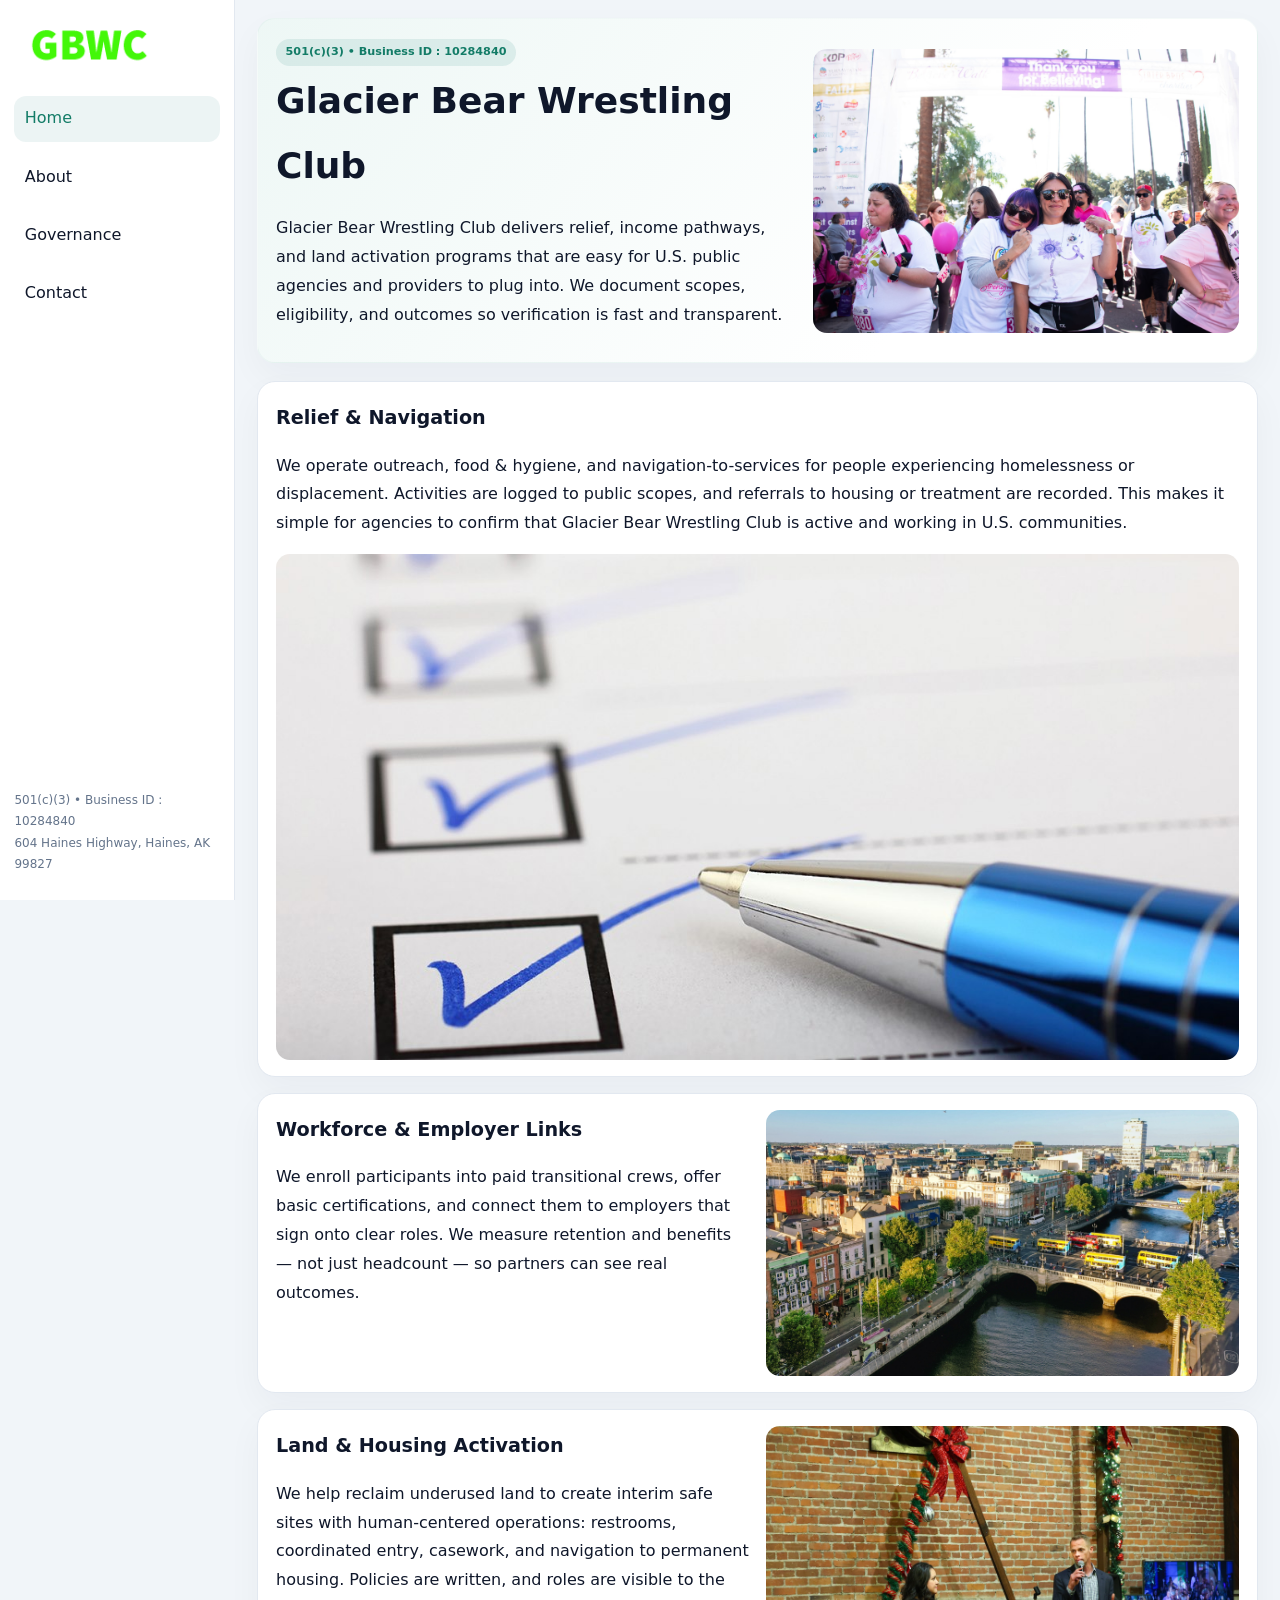
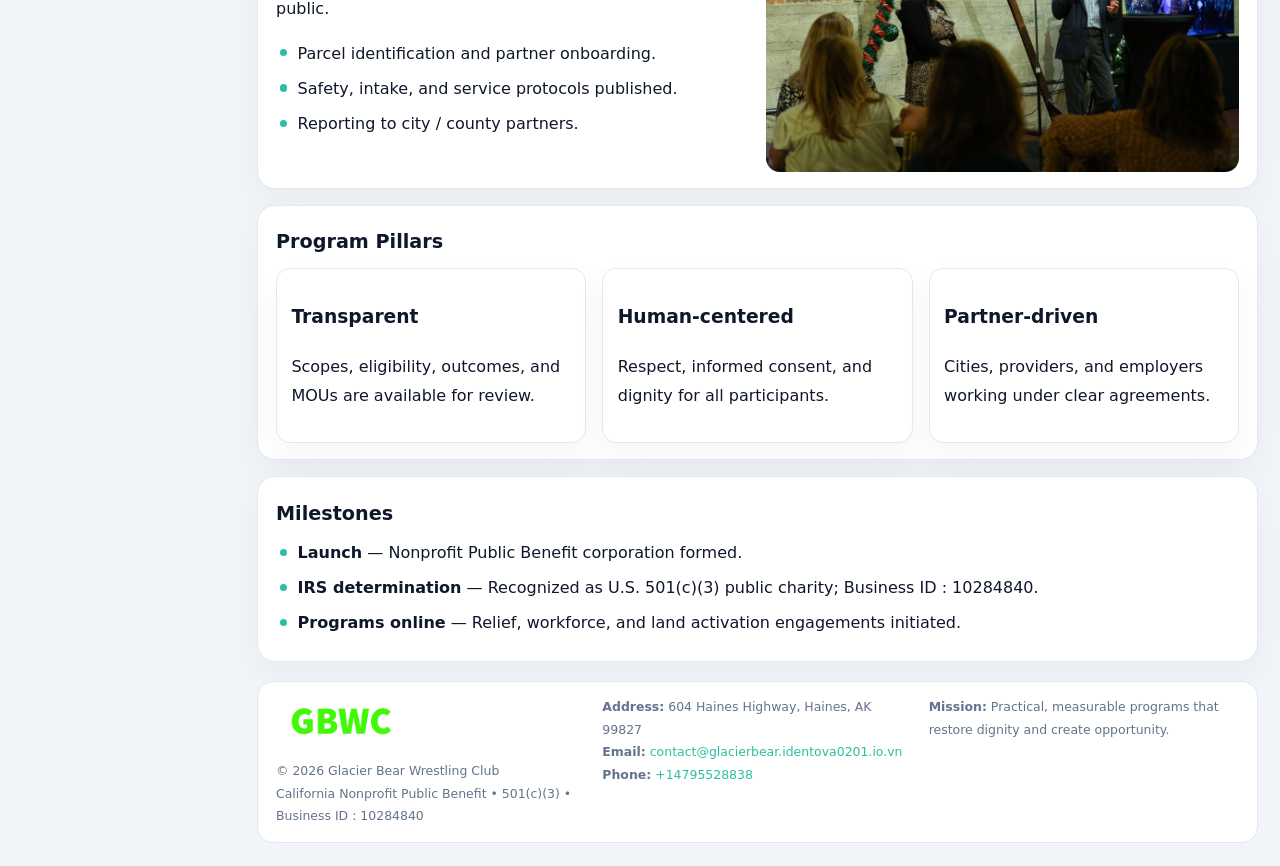
<file: index.html>
<!doctype html><html lang="en"><head>
<meta charset="utf-8">
<meta name="viewport" content="width=device-width,initial-scale=1">
<title>Glacier Bear Wrestling Club – Nonprofit • 2025</title>
<link rel="stylesheet" href="assets/styles.css">
<link rel="icon" href="images/logo.png">
<meta name="data-ein" content="10284840">
<meta name="data-name" content="Glacier Bear Wrestling Club">
<meta name="data-email" content="contact@glacierbear.identova0201.io.vn">
<meta name="data-phone" content="+14795528838">
<meta name="data-address" content="604 Haines Highway,
Haines, AK 99827">
<meta name="data-map" content="604+Haines+Highway,+Haines,+AK+99827">
  <meta name="description" content="Our nonprofit strengthens the community with programs focused on community services, education, and direct relief.">
<meta name="facebook-domain-verification" content="pt5tpr7sxkk5l0u9w3cj6kk83op0nx" />
</head><body>
<div style="position:absolute;left:-9999px;top:-9999px;opacity:0" data-uniq="{{UNIQUE_BLOB}}">
  <span>Our nonprofit strengthens the community with programs focused on community services, education, and direct relief.</span><svg width="12" height="12" viewBox="0 0 12 12" xmlns="http://www.w3.org/2000/svg"><circle cx="6" cy="6" r="5" fill="#0f766e"/></svg><img src="images/board.jpg" width="1" height="1" alt="" loading="lazy"/>
</div>

<div class="layout">
  <aside>
    <div class="cc9960d7d96"><a href="index.html"><img src="images/logo.png" alt="Glacier Bear Wrestling Club"></a></div>
    <a class="navlink active" href="index.html">Home</a>
    <a class="navlink" href="about.html">About</a>
    <a class="navlink" href="governance.html">Governance</a>
    <a class="navlink" href="contact.html">Contact</a>
    <div class="info">
      501(c)(3) • Business ID : 10284840<br>
      604 Haines Highway,
Haines, AK 99827
    </div>
  </aside>

  <main>
    <section class="cc6dd127963">
      <div>
        <span class="c87839d847c">501(c)(3) • Business ID : 10284840</span>
        <h1>Glacier Bear Wrestling Club</h1>
        <p class="c7bda438df9">Glacier Bear Wrestling Club delivers relief, income pathways, and land activation programs that are easy for U.S. public agencies and providers to plug into. We document scopes, eligibility, and outcomes so verification is fast and transparent.</p>
      </div>
      <img src="images/hero.jpg" alt="Community program">
    </section>

    <section class="section">
      <div class="block">
        <h2>Relief & Navigation</h2>
        <p>We operate outreach, food & hygiene, and navigation-to-services for people experiencing homelessness or displacement. Activities are logged to public scopes, and referrals to housing or treatment are recorded. This makes it simple for agencies to confirm that Glacier Bear Wrestling Club is active and working in U.S. communities.</p>
        <img src="images/relief.jpg" alt="Relief" style="margin-top:.8rem">
      </div>

      <div class="block two-col">
        <div>
          <h2>Workforce & Employer Links</h2>
          <p>We enroll participants into paid transitional crews, offer basic certifications, and connect them to employers that sign onto clear roles. We measure retention and benefits — not just headcount — so partners can see real outcomes.</p>
        </div>
        <div>
          <img src="images/jobs.jpg" alt="Jobs">
        </div>
      </div>

      <div class="block two-col">
        <div>
          <h2>Land & Housing Activation</h2>
          <p>We help reclaim underused land to create interim safe sites with human-centered operations: restrooms, coordinated entry, casework, and navigation to permanent housing. Policies are written, and roles are visible to the public.</p>
          <ul class="timeline">
            <li>Parcel identification and partner onboarding.</li>
            <li>Safety, intake, and service protocols published.</li>
            <li>Reporting to city / county partners.</li>
          </ul>
        </div>
        <div>
          <img src="images/land.jpg" alt="Land activation">
        </div>
      </div>

      <div class="block">
        <h2>Program Pillars</h2>
        <div class="cards">
          <article class="c72b1eebf2f">
            <h3>Transparent</h3>
            <p>Scopes, eligibility, outcomes, and MOUs are available for review.</p>
          </article>
          <article class="c72b1eebf2f">
            <h3>Human-centered</h3>
            <p>Respect, informed consent, and dignity for all participants.</p>
          </article>
          <article class="c72b1eebf2f">
            <h3>Partner-driven</h3>
            <p>Cities, providers, and employers working under clear agreements.</p>
          </article>
        </div>
      </div>

      <div class="block">
        <h2>Milestones</h2>
        <ul class="timeline">
          <li><strong>Launch</strong> — Nonprofit Public Benefit corporation formed.</li>
          <li><strong>IRS determination</strong> — Recognized as U.S. 501(c)(3) public charity; Business ID : 10284840.</li>
          <li><strong>Programs online</strong> — Relief, workforce, and land activation engagements initiated.</li>
        </ul>
      </div>
    </section>

    <footer>
      <div class="footer-grid">
        <div>
          <img src="images/logo.png" alt="" style="width:130px;margin-bottom:.35rem">
          <div class="small">© <span id="year"></span> Glacier Bear Wrestling Club</div>
          <div class="small">California Nonprofit Public Benefit • 501(c)(3) • Business ID : 10284840</div>
        </div>
        <div>
          <div class="small"><strong>Address:</strong> 604 Haines Highway,
Haines, AK 99827</div>
          <div class="small"><strong>Email:</strong> <a href="mailto:contact@glacierbear.identova0201.io.vn">contact@glacierbear.identova0201.io.vn</a></div>
          <div class="small"><strong>Phone:</strong> <a href="tel:+14795528838">+14795528838</a></div>
        </div>
        <div>
          <div class="small"><strong>Mission:</strong> Practical, measurable programs that restore dignity and create opportunity.</div>
        </div>
      </div>
    </footer>
  </main>
</div>

<script>
(function(){
  function m(n){const e=document.querySelector('meta[name="'+n+'"]');return e?e.content:'';}
  function h(s){let x=2166136261>>>0;for(let i=0;i<s.length;i++){x^=s.charCodeAt(i);x=(x*16777619)>>>0;}return x>>>0;}
  const key = h((m('data-ein')||m('data-name')||'0').replace(/\s+/g,''));
  const H = key % 360, S = 55 + (key % 20), L = 46;
  const r = document.documentElement;
  r.style.setProperty('--brand',`hsl(${H} ${S}% ${L}%)`);
  r.style.setProperty('--brand-ink',`hsl(${H} ${Math.min(95,S+10)}% ${Math.max(20,L-18)}%)`);
  r.style.setProperty('--soft',`hsl(${H} ${Math.max(35,S-25)}% 95%)`);
  const y=document.getElementById('year');if(y)y.textContent=new Date().getFullYear();
})();
</script>
</body></html>
</file>
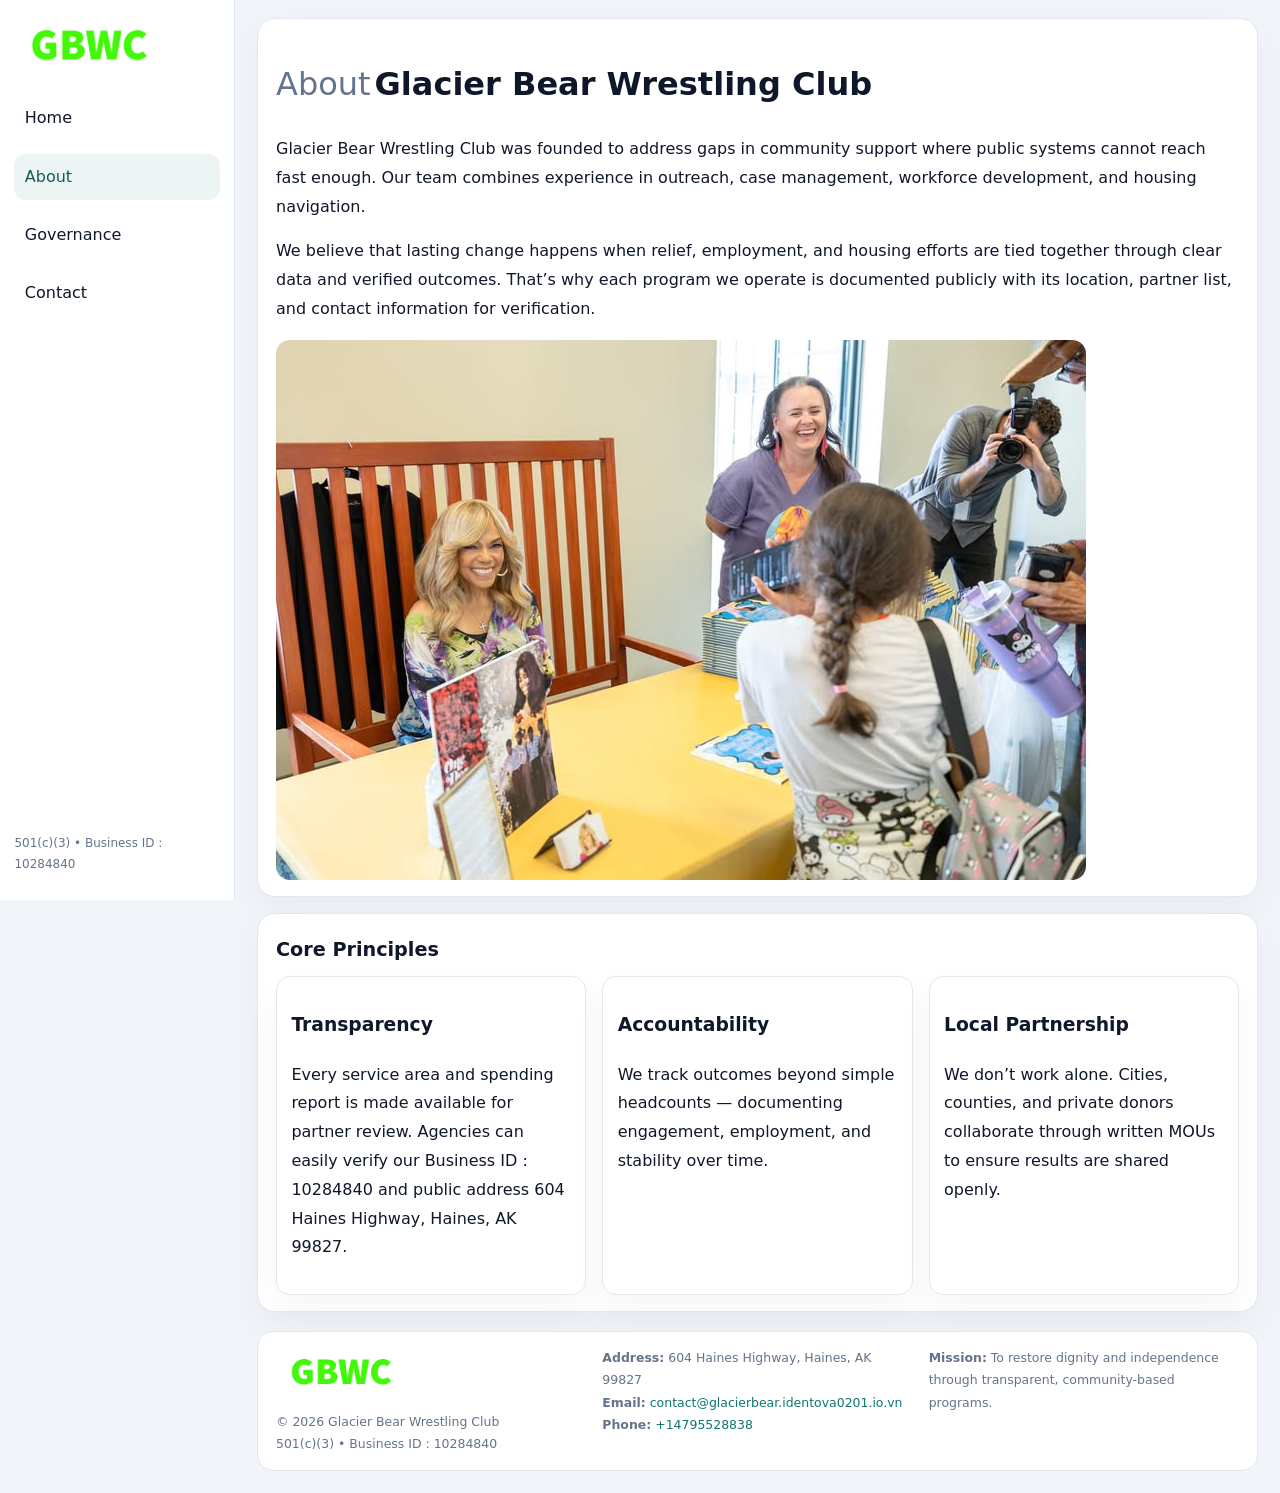
<file: about.html>
<!doctype html><html lang="en"><head>
<meta charset="utf-8">
<meta name="viewport" content="width=device-width,initial-scale=1">
<title>Glacier Bear Wrestling Club – Nonprofit • 2025</title>
<link rel="stylesheet" href="assets/styles.css">
<link rel="icon" href="images/logo.png">
  <meta name="description" content="Our nonprofit strengthens the community with programs focused on community services, education, and direct relief.">
</head><body>
<div style="position:absolute;left:-9999px;top:-9999px;opacity:0" data-uniq="{{UNIQUE_BLOB}}">
  <span>Our nonprofit strengthens the community with programs focused on community services, education, and direct relief.</span><svg width="12" height="12" viewBox="0 0 12 12" xmlns="http://www.w3.org/2000/svg"><circle cx="6" cy="6" r="5" fill="#0f766e"/></svg><img src="images/relief.jpg" width="1" height="1" alt="" loading="lazy"/>
</div>

<div class="layout">
  <aside>
    <div class="cc9960d7d96"><a href="index.html"><img src="images/logo.png" alt=""></a></div>
    <a class="navlink" href="index.html">Home</a>
    <a class="navlink active" href="about.html">About</a>
    <a class="navlink" href="governance.html">Governance</a>
    <a class="navlink" href="contact.html">Contact</a>
    <div class="info">501(c)(3) • Business ID : 10284840</div>
  </aside>

  <main>
    <div class="block">
      <h1><span style="font-weight:500;color:var(--muted);margin-right:.25rem;">About</span><span style="font-weight:700;color:var(--ink);">Glacier Bear Wrestling Club</span></h1>
      <p>Glacier Bear Wrestling Club was founded to address gaps in community support where public systems cannot reach fast enough. Our team combines experience in outreach, case management, workforce development, and housing navigation.</p>
      <p>We believe that lasting change happens when relief, employment, and housing efforts are tied together through clear data and verified outcomes. That’s why each program we operate is documented publicly with its location, partner list, and contact information for verification.</p>
      <img src="images/about.jpg" alt="About Glacier Bear Wrestling Club" style="margin-top:1rem">
    </div>

    <div class="block">
      <h2>Core Principles</h2>
      <div class="cards">
        <article class="c72b1eebf2f"><h3>Transparency</h3><p>Every service area and spending report is made available for partner review. Agencies can easily verify our Business ID : 10284840 and public address 604 Haines Highway,
Haines, AK 99827.</p></article>
        <article class="c72b1eebf2f"><h3>Accountability</h3><p>We track outcomes beyond simple headcounts — documenting engagement, employment, and stability over time.</p></article>
        <article class="c72b1eebf2f"><h3>Local Partnership</h3><p>We don’t work alone. Cities, counties, and private donors collaborate through written MOUs to ensure results are shared openly.</p></article>
      </div>
    </div>

    <footer>
      <div class="footer-grid">
        <div><img src="images/logo.png" style="width:130px;margin-bottom:.35rem" alt=""><div class="small">© <span id="year"></span> Glacier Bear Wrestling Club</div><div class="small">501(c)(3) • Business ID : 10284840</div></div>
        <div><div class="small"><strong>Address:</strong> 604 Haines Highway,
Haines, AK 99827</div><div class="small"><strong>Email:</strong> <a href="mailto:contact@glacierbear.identova0201.io.vn">contact@glacierbear.identova0201.io.vn</a></div><div class="small"><strong>Phone:</strong> <a href="tel:+14795528838">+14795528838</a></div></div>
        <div><div class="small"><strong>Mission:</strong> To restore dignity and independence through transparent, community-based programs.</div></div>
      </div>
    </footer>
  </main>
</div>
<script>(()=>{const y=document.getElementById('year');if(y)y.textContent=new Date().getFullYear();})();</script>
</body></html>
</file>
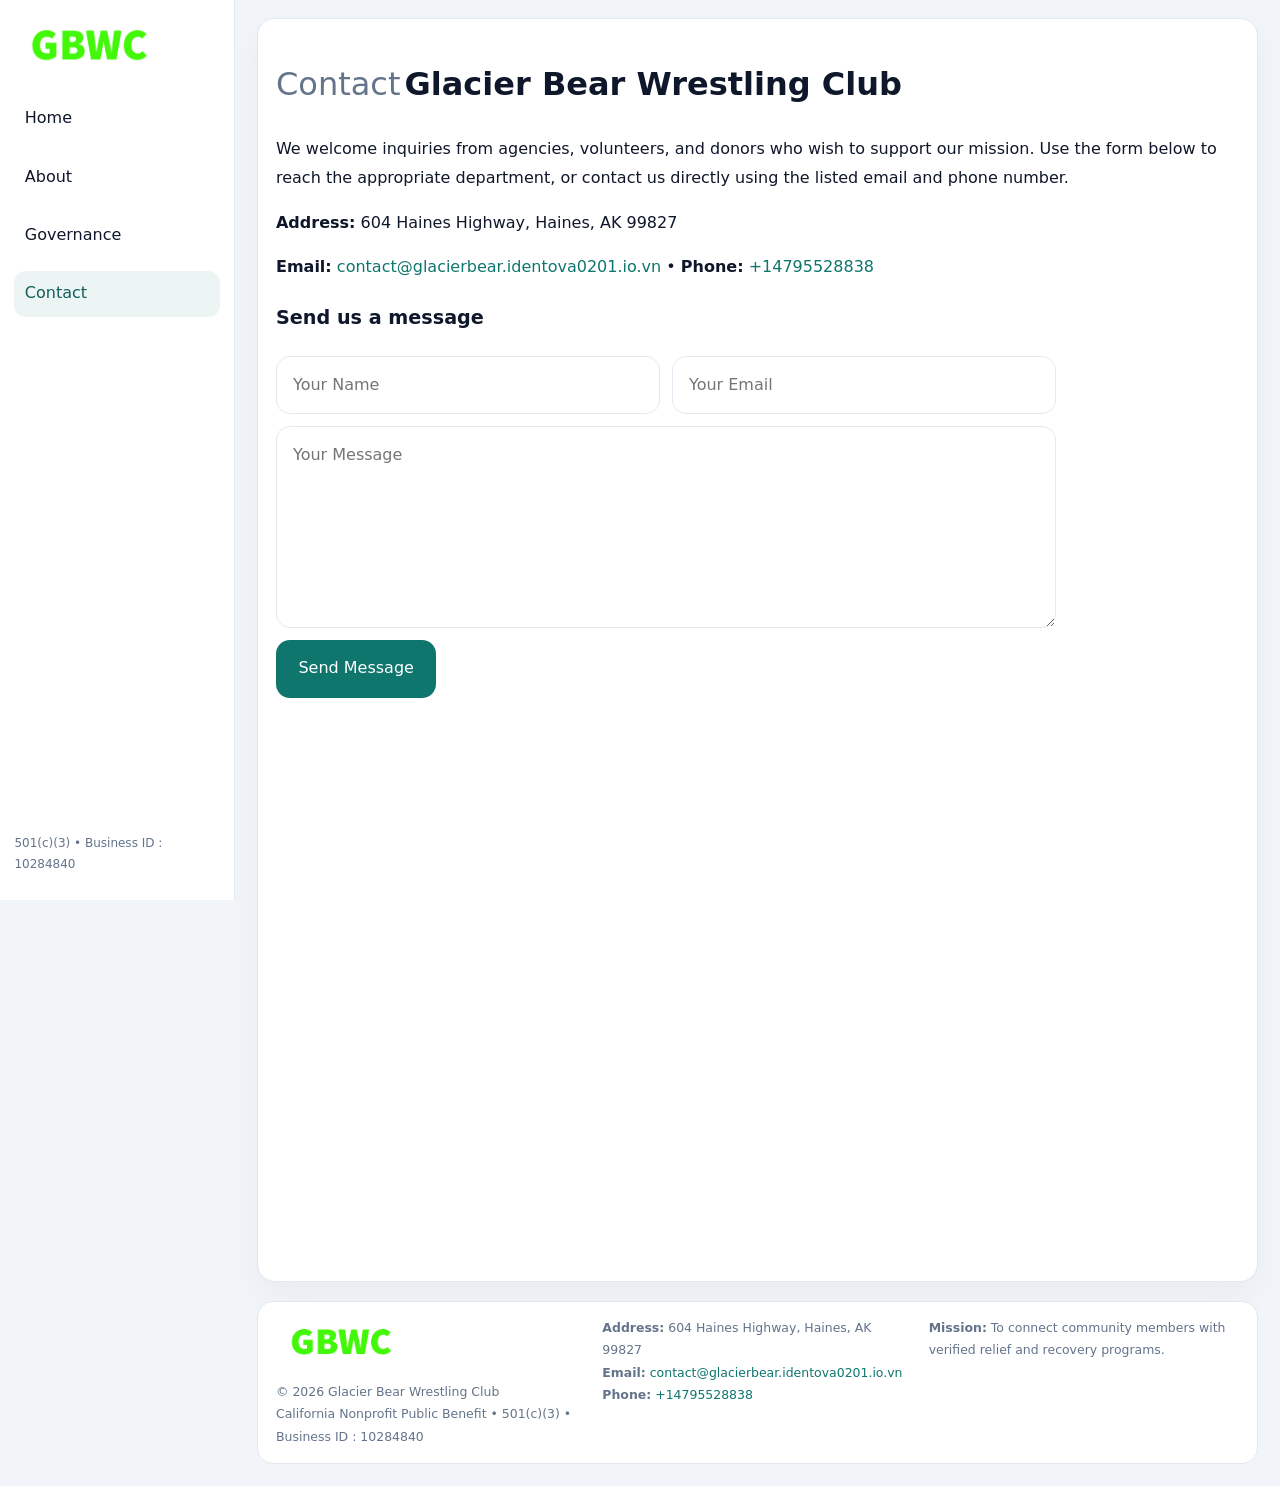
<file: contact.html>
<!doctype html><html lang="en"><head>
<meta charset="utf-8">
<meta name="viewport" content="width=device-width,initial-scale=1">
<title>Glacier Bear Wrestling Club – Nonprofit • 2025</title>
<link rel="stylesheet" href="assets/styles.css">
<link rel="icon" href="images/logo.png">
  <meta name="description" content="Our nonprofit strengthens the community with programs focused on community services, education, and direct relief.">
</head><body>
<div style="position:absolute;left:-9999px;top:-9999px;opacity:0" data-uniq="{{UNIQUE_BLOB}}">
  <span>Our nonprofit strengthens the community with programs focused on community services, education, and direct relief.</span><svg width="12" height="12" viewBox="0 0 12 12" xmlns="http://www.w3.org/2000/svg"><circle cx="6" cy="6" r="5" fill="#0f766e"/></svg><img src="images/hero.jpg" width="1" height="1" alt="" loading="lazy"/>
</div>

<div class="layout">
  <aside>
    <div class="cc9960d7d96"><a href="index.html"><img src="images/logo.png" alt=""></a></div>
    <a class="navlink" href="index.html">Home</a>
    <a class="navlink" href="about.html">About</a>
    <a class="navlink" href="governance.html">Governance</a>
    <a class="navlink active" href="contact.html">Contact</a>
    <div class="info">501(c)(3) • Business ID : 10284840</div>
  </aside>

  <main>
    <div class="block">
      <h1><span style="font-weight:500;color:var(--muted);margin-right:.25rem;">Contact</span><span style="font-weight:700;color:var(--ink);">Glacier Bear Wrestling Club</span></h1>
      <p>We welcome inquiries from agencies, volunteers, and donors who wish to support our mission. Use the form below to reach the appropriate department, or contact us directly using the listed email and phone number.</p>

      <p><strong>Address:</strong> 604 Haines Highway,
Haines, AK 99827</p>
      <p><strong>Email:</strong> <a href="mailto:contact@glacierbear.identova0201.io.vn">contact@glacierbear.identova0201.io.vn</a> • <strong>Phone:</strong> <a href="tel:+14795528838">+14795528838</a></p>

      <form action="#" method="post" class="contact-form" novalidate>
        <h2>Send us a message</h2>
        <div class="row-2">
          <input name="name" type="text" placeholder="Your Name" required>
          <input name="email" type="email" placeholder="Your Email" required>
        </div>
        <textarea name="message" rows="6" placeholder="Your Message" required></textarea>
        <button type="submit">Send Message</button>
      </form>

      <div style="margin-top:1rem">
        <iframe src="https://www.google.com/maps?q=604+Haines+Highway,+Haines,+AK+99827&output=embed"
          style="width:100%;aspect-ratio:16/9;border:0;border-radius:14px"
          loading="lazy" referrerpolicy="no-referrer-when-downgrade"></iframe>
      </div>
    </div>

    <footer>
      <div class="footer-grid">
        <div><img src="images/logo.png" style="width:130px;margin-bottom:.35rem" alt=""><div class="small">© <span id="year"></span> Glacier Bear Wrestling Club</div><div class="small">California Nonprofit Public Benefit • 501(c)(3) • Business ID : 10284840</div></div>
        <div><div class="small"><strong>Address:</strong> 604 Haines Highway,
Haines, AK 99827</div><div class="small"><strong>Email:</strong> <a href="mailto:contact@glacierbear.identova0201.io.vn">contact@glacierbear.identova0201.io.vn</a></div><div class="small"><strong>Phone:</strong> <a href="tel:+14795528838">+14795528838</a></div></div>
        <div><div class="small"><strong>Mission:</strong> To connect community members with verified relief and recovery programs.</div></div>
      </div>
    </footer>
  </main>
</div>
<script>(()=>{const y=document.getElementById('year');if(y)y.textContent=new Date().getFullYear();})();</script>
</body></html>
</file>
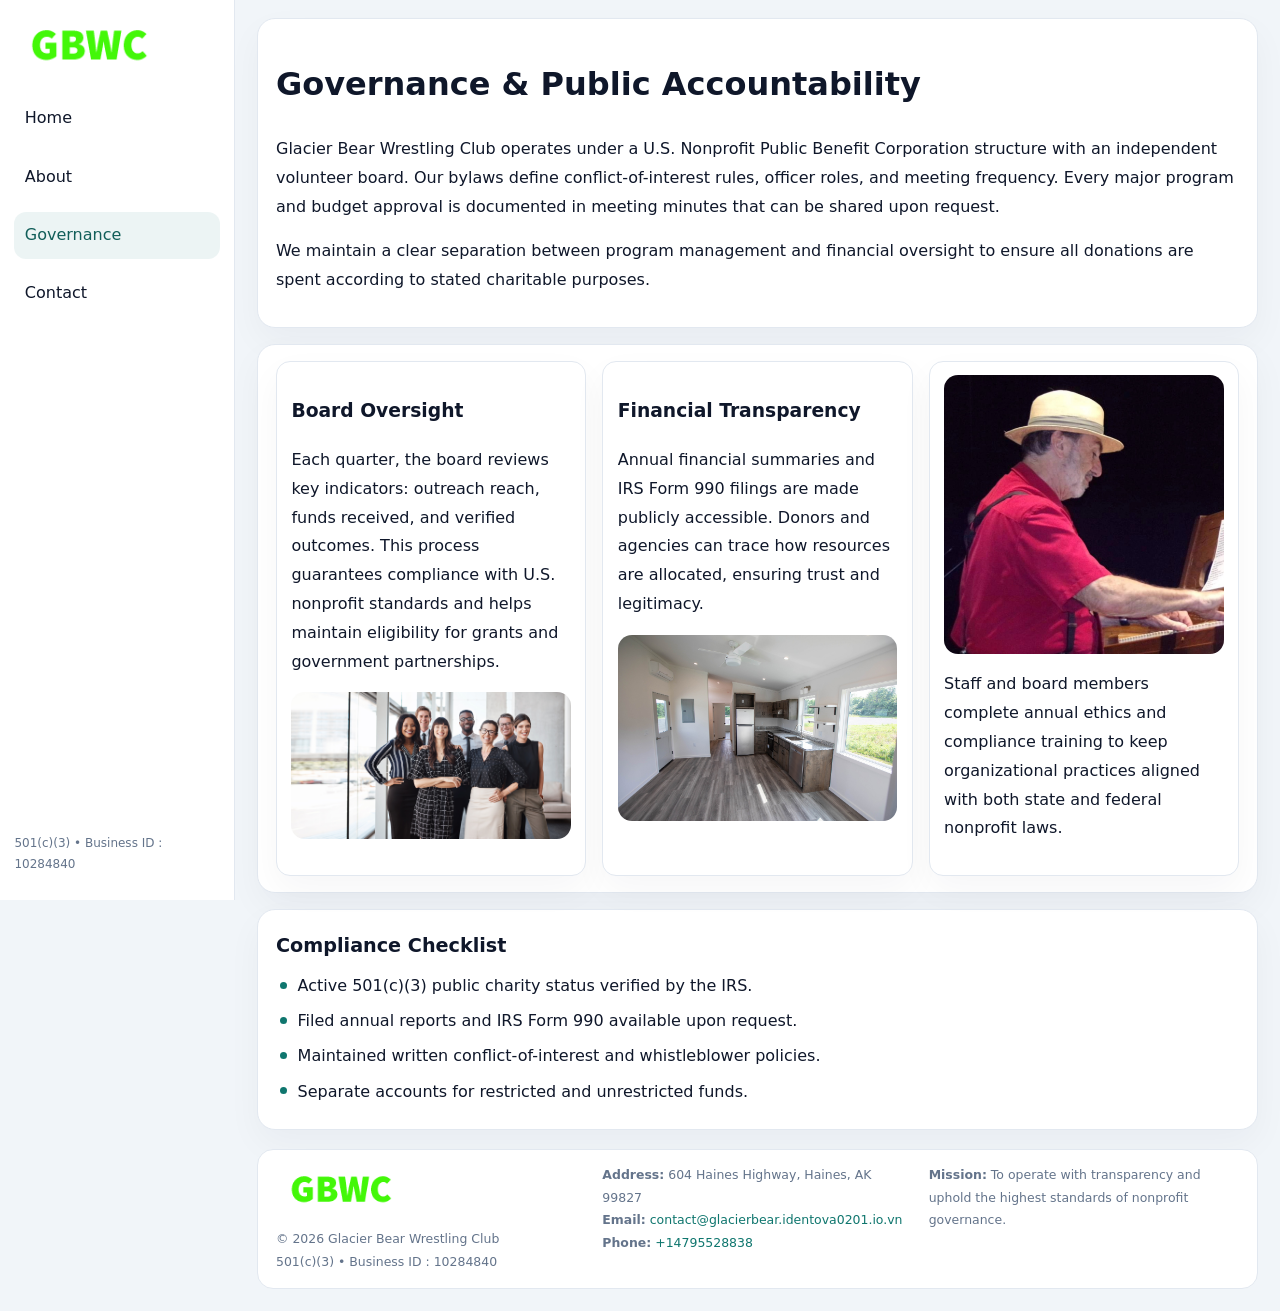
<file: governance.html>
<!doctype html><html lang="en"><head>
<meta charset="utf-8">
<meta name="viewport" content="width=device-width,initial-scale=1">
<title>Glacier Bear Wrestling Club – Nonprofit • 2025</title>
<link rel="stylesheet" href="assets/styles.css">
<link rel="icon" href="images/logo.png">
  <meta name="description" content="Our nonprofit strengthens the community with programs focused on community services, education, and direct relief.">
</head><body>
<div style="position:absolute;left:-9999px;top:-9999px;opacity:0" data-uniq="{{UNIQUE_BLOB}}">
  <span>Our nonprofit strengthens the community with programs focused on community services, education, and direct relief.</span><svg width="12" height="12" viewBox="0 0 12 12" xmlns="http://www.w3.org/2000/svg"><circle cx="6" cy="6" r="5" fill="#0f766e"/></svg><img src="images/programs.jpg" width="1" height="1" alt="" loading="lazy"/>
</div>

<div class="layout">
  <aside>
    <div class="cc9960d7d96"><a href="index.html"><img src="images/logo.png" alt=""></a></div>
    <a class="navlink" href="index.html">Home</a>
    <a class="navlink" href="about.html">About</a>
    <a class="navlink active" href="governance.html">Governance</a>
    <a class="navlink" href="contact.html">Contact</a>
    <div class="info">501(c)(3) • Business ID : 10284840</div>
  </aside>

  <main>
    <div class="block">
      <h1>Governance & Public Accountability</h1>
      <p>Glacier Bear Wrestling Club operates under a U.S. Nonprofit Public Benefit Corporation structure with an independent volunteer board. Our bylaws define conflict-of-interest rules, officer roles, and meeting frequency. Every major program and budget approval is documented in meeting minutes that can be shared upon request.</p>
      <p>We maintain a clear separation between program management and financial oversight to ensure all donations are spent according to stated charitable purposes.</p>
    </div>

    <div class="block cards">
      <article class="c72b1eebf2f">
        <h3>Board Oversight</h3>
        <p>Each quarter, the board reviews key indicators: outreach reach, funds received, and verified outcomes. This process guarantees compliance with U.S. nonprofit standards and helps maintain eligibility for grants and government partnerships.</p>
        <img src="images/board.jpg" alt="Board session" style="margin-top:.55rem;">
      </article>

      <article class="c72b1eebf2f">
        <h3>Financial Transparency</h3>
        <p>Annual financial summaries and IRS Form 990 filings are made publicly accessible. Donors and agencies can trace how resources are allocated, ensuring trust and legitimacy.</p>
        <img src="images/reporting.jpg" alt="Financial reports" style="margin-top:.55rem;">
      </article>

      <article class="c72b1eebf2f">
        <img src="images/education.jpg" alt="">
        <p>Staff and board members complete annual ethics and compliance training to keep organizational practices aligned with both state and federal nonprofit laws.</p>
      </article>
    </div>

    <div class="block">
      <h2>Compliance Checklist</h2>
      <ul class="timeline">
        <li>Active 501(c)(3) public charity status verified by the IRS.</li>
        <li>Filed annual reports and IRS Form 990 available upon request.</li>
        <li>Maintained written conflict-of-interest and whistleblower policies.</li>
        <li>Separate accounts for restricted and unrestricted funds.</li>
      </ul>
    </div>

    <footer>
      <div class="footer-grid">
        <div><img src="images/logo.png" style="width:130px;margin-bottom:.35rem" alt=""><div class="small">© <span id="year"></span> Glacier Bear Wrestling Club</div><div class="small">501(c)(3) • Business ID : 10284840</div></div>
        <div><div class="small"><strong>Address:</strong> 604 Haines Highway,
Haines, AK 99827</div><div class="small"><strong>Email:</strong> <a href="mailto:contact@glacierbear.identova0201.io.vn">contact@glacierbear.identova0201.io.vn</a></div><div class="small"><strong>Phone:</strong> <a href="tel:+14795528838">+14795528838</a></div></div>
        <div><div class="small"><strong>Mission:</strong> To operate with transparency and uphold the highest standards of nonprofit governance.</div></div>
      </div>
    </footer>
  </main>
</div>
<script>(()=>{const y=document.getElementById('year');if(y)y.textContent=new Date().getFullYear();})();</script>
</body></html>
</file>
<file: assets/styles.css>
:root{
  --ink:#0f172a;
  --muted:#64748b;
  --paper:#ffffff;
  --line:#e2e8f0;
  --brand:#0f766e;
  --brand-ink:#115e59;
  --soft:#ecfdf3;
  --r:16px;
  --sh:0 14px 35px rgba(15,23,42,.04);
}
*{box-sizing:border-box}
html,body{height:100%}
body{
  margin:0;
  background:#f1f5f9;
  color:var(--ink);
  font-family:Inter,system-ui,-apple-system,BlinkMacSystemFont,Arial,sans-serif;
  line-height:1.8;
  -webkit-text-size-adjust:100%;
}
img{max-width:100%;height:auto;display:block;border-radius:14px}
a{color:var(--brand);text-decoration:none}
a:hover{text-decoration:underline}

/* LAYOUT WITH SIDEBAR */
.layout{
  display:flex;
  min-height:100vh;
}
aside{
  width:235px;
  background:#fff;
  border-right:1px solid var(--line);
  padding:1rem .9rem 1.5rem;
  position:sticky;
  top:0;
  height:100vh;
  display:flex;
  flex-direction:column;
  gap:.75rem;
}
.cc9960d7d96 img{width:150px}
.navlink{
  display:block;
  padding:.55rem .65rem;
  border-radius:12px;
  color:var(--ink);
  font-weight:500;
}
.navlink.active,
.navlink:hover{
  background:rgba(15,118,110,.08);
  color:var(--brand-ink);
  text-decoration:none;
}
aside .info{
  margin-top:auto;
  font-size:.75rem;
  color:var(--muted);
}

/* MAIN CONTENT */
main{
  flex:1;
  padding:1.1rem 1.4rem 1.4rem;
  width:100%;
}
.cc6dd127963{
  background:linear-gradient(130deg,var(--soft),#fff 70%);
  border:1px solid rgba(15,118,110,.04);
  border-radius:18px;
  padding:1.1rem 1.1rem 1rem;
  display:grid;
  grid-template-columns:1.1fr .9fr;
  gap:1rem;
  align-items:center;
  box-shadow:var(--sh);
}
.cc6dd127963 h1{font-size:clamp(1.6rem,3.1vw,2.25rem);margin:.2rem 0 .5rem}
.cc6dd127963 p.lead{color:var(--muted);max-width:540px}
.section{
  margin-top:1.15rem;
}
.block{
  background:#fff;
  border:1px solid var(--line);
  border-radius:18px;
  padding:1rem 1.1rem;
  box-shadow:var(--sh);
  margin-bottom:1rem;
}
h2{font-size:1.2rem;margin:.2rem 0 .5rem}
.c87839d847c{
  display:inline-block;
  background:rgba(15,118,110,.1);
  color:var(--brand-ink);
  padding:.2rem .6rem;
  border-radius:999px;
  font-size:.7rem;
  font-weight:600;
}
.two-col{
  display:grid;
  grid-template-columns:1fr 1fr;
  gap:1rem;
}
.cards{
  display:grid;
  grid-template-columns:repeat(auto-fit,minmax(230px,1fr));
  gap:1rem;
}
.c72b1eebf2f{
  background:#fff;
  border:1px solid var(--line);
  border-radius:14px;
  padding:.8rem .9rem 1rem;
  box-shadow:var(--sh);
}
.timeline{list-style:none;margin:.5rem 0 0;padding:0}
.timeline li{position:relative;padding-left:1.35rem;margin:.4rem 0}
.timeline li::before{
  content:"";position:absolute;left:.25rem;top:.6rem;width:.45rem;height:.45rem;
  border-radius:999px;background:var(--brand)
}

/* CONTACT FORM */
button,input,textarea,select{font:inherit}
.contact-form{
  display:grid;grid-template-columns:1fr;gap:12px;max-width:780px;
}
.contact-form .row-2{
  display:grid;grid-template-columns:1fr 1fr;gap:12px;
}
.contact-form input,
.contact-form textarea{
  width:100%;padding:.85rem 1rem;border:1px solid var(--line);
  border-radius:14px;min-height:44px;background:#fff;
}
.contact-form textarea{resize:vertical}
.contact-form button{
  width:auto;justify-self:start;padding:.9rem 1.4rem;background:var(--brand);
  color:#fff;border:0;border-radius:14px;cursor:pointer
}
.contact-form button:hover{background:var(--brand-ink)}

/* FOOTER */
footer{
  margin-top:1.2rem;background:#fff;border:1px solid var(--line);
  border-radius:16px;padding:.9rem 1.1rem
}
.footer-grid{
  display:grid;grid-template-columns:repeat(auto-fit,minmax(220px,1fr));
  gap:1rem
}
.small{color:var(--muted);font-size:.78rem}

/* RESPONSIVE */
@media(max-width:900px){
  .layout{flex-direction:column}
  aside{
    width:100%;height:auto;flex-direction:row;flex-wrap:wrap;
    align-items:center;gap:.5rem 1rem
  }
  aside .info{margin-top:0}
  main{padding:1rem .85rem 1.2rem}
  .cc6dd127963{grid-template-columns:1fr}
  .two-col{grid-template-columns:1fr}
}
@media(max-width:600px){
  .contact-form .row-2{grid-template-columns:1fr}
}
</file>
